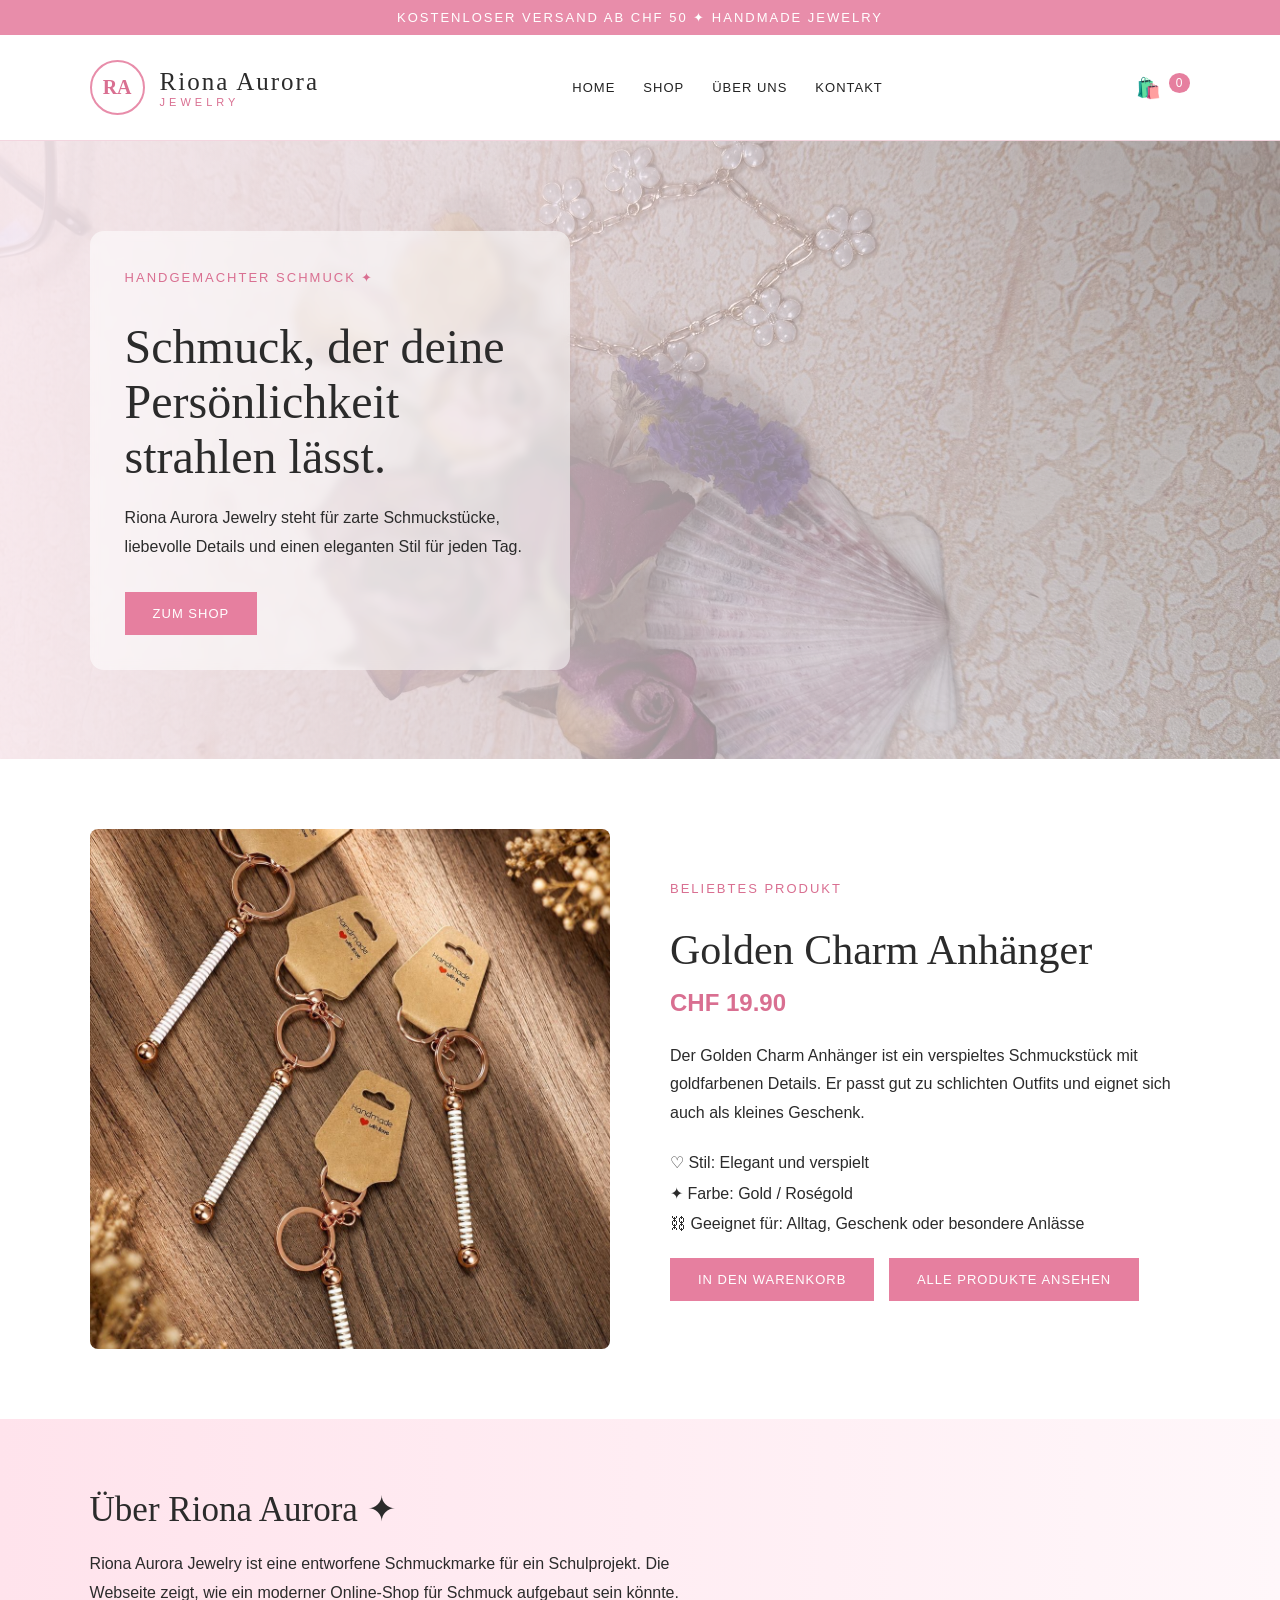
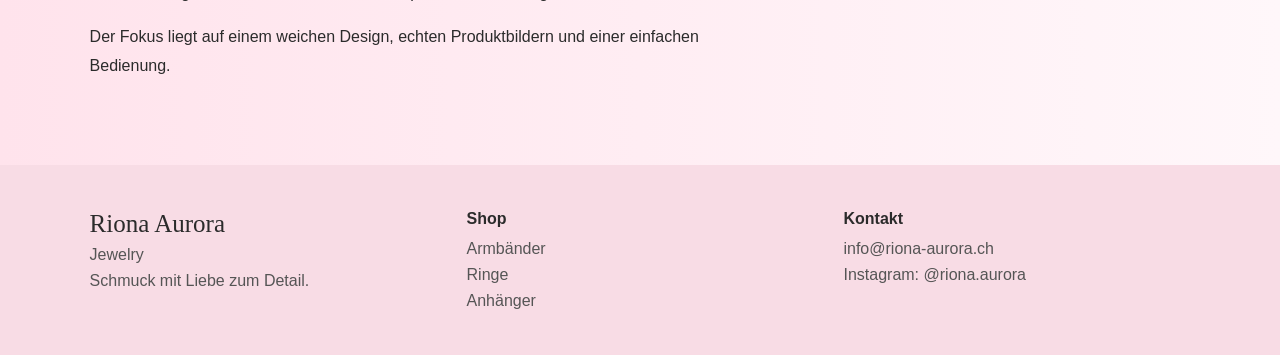
<file: index.html>
<!DOCTYPE html>
<html lang="de">
<head>
  <meta charset="UTF-8">
  <meta name="viewport" content="width=device-width, initial-scale=1.0">
  <title>Riona Aurora Jewelry</title>
  <link rel="stylesheet" href="style.css">
</head>
<body>

<div class="topbar">Kostenloser Versand ab CHF 50 ✦ Handmade Jewelry</div>

<header>
  <a href="index.html" class="logo">
    <div class="logo-symbol">RA</div>
    <div>
      <h1>Riona Aurora</h1>
      <p>Jewelry</p>
    </div>
  </a>

  <nav>
    <a href="index.html">Home</a>
    <a href="shop.html">Shop</a>
    <a href="#about">Über uns</a>
    <a href="#contact">Kontakt</a>
  </nav>

  <a href="cart.html" class="cart-link">🛍️ <span id="cart-count">0</span></a>
</header>

<section class="hero">
  <div class="hero-text">
    <p class="small">Handgemachter Schmuck ✦</p>
    <h2>Schmuck, der deine Persönlichkeit strahlen lässt.</h2>
    <p>
      Riona Aurora Jewelry steht für zarte Schmuckstücke,
      liebevolle Details und einen eleganten Stil für jeden Tag.
    </p>
    <a href="shop.html" class="btn">Zum Shop</a>
  </div>
</section>

<section class="product-detail">
  <div class="detail-img"></div>

  <div class="detail-text">
    <p class="small">Beliebtes Produkt</p>
    <h2>Golden Charm Anhänger</h2>
    <h3>CHF 19.90</h3>
    <p>
      Der Golden Charm Anhänger ist ein verspieltes Schmuckstück mit goldfarbenen
      Details. Er passt gut zu schlichten Outfits und eignet sich auch als kleines Geschenk.
    </p>

    <ul>
      <li>♡ Stil: Elegant und verspielt</li>
      <li>✦ Farbe: Gold / Roségold</li>
      <li>⛓ Geeignet für: Alltag, Geschenk oder besondere Anlässe</li>
    </ul>

    <button onclick="addToCart('Golden Charm Anhänger', 19.90, 'Bild_Anhanger.jpeg')">
      In den Warenkorb
    </button>
    <a href="shop.html" class="btn secondary-link">Alle Produkte ansehen</a>
  </div>
</section>

<section class="about" id="about">
  <div>
    <h2>Über Riona Aurora ✦</h2>
    <p>
      Riona Aurora Jewelry ist eine entworfene Schmuckmarke für ein Schulprojekt.
      Die Webseite zeigt, wie ein moderner Online-Shop für Schmuck aufgebaut sein könnte.
    </p>
    <p>
      Der Fokus liegt auf einem weichen Design, echten Produktbildern und einer einfachen Bedienung.
    </p>
  </div>
</section>

<footer id="contact">
  <div>
    <h3>Riona Aurora</h3>
    <p>Jewelry</p>
    <p>Schmuck mit Liebe zum Detail.</p>
  </div>
  <div>
    <h4>Shop</h4>
    <p>Armbänder</p>
    <p>Ringe</p>
    <p>Anhänger</p>
  </div>
  <div>
    <h4>Kontakt</h4>
    <p>info@riona-aurora.ch</p>
    <p>Instagram: @riona.aurora</p>
  </div>
</footer>

<script src="script.js"></script>
</body>
</html>
</file>
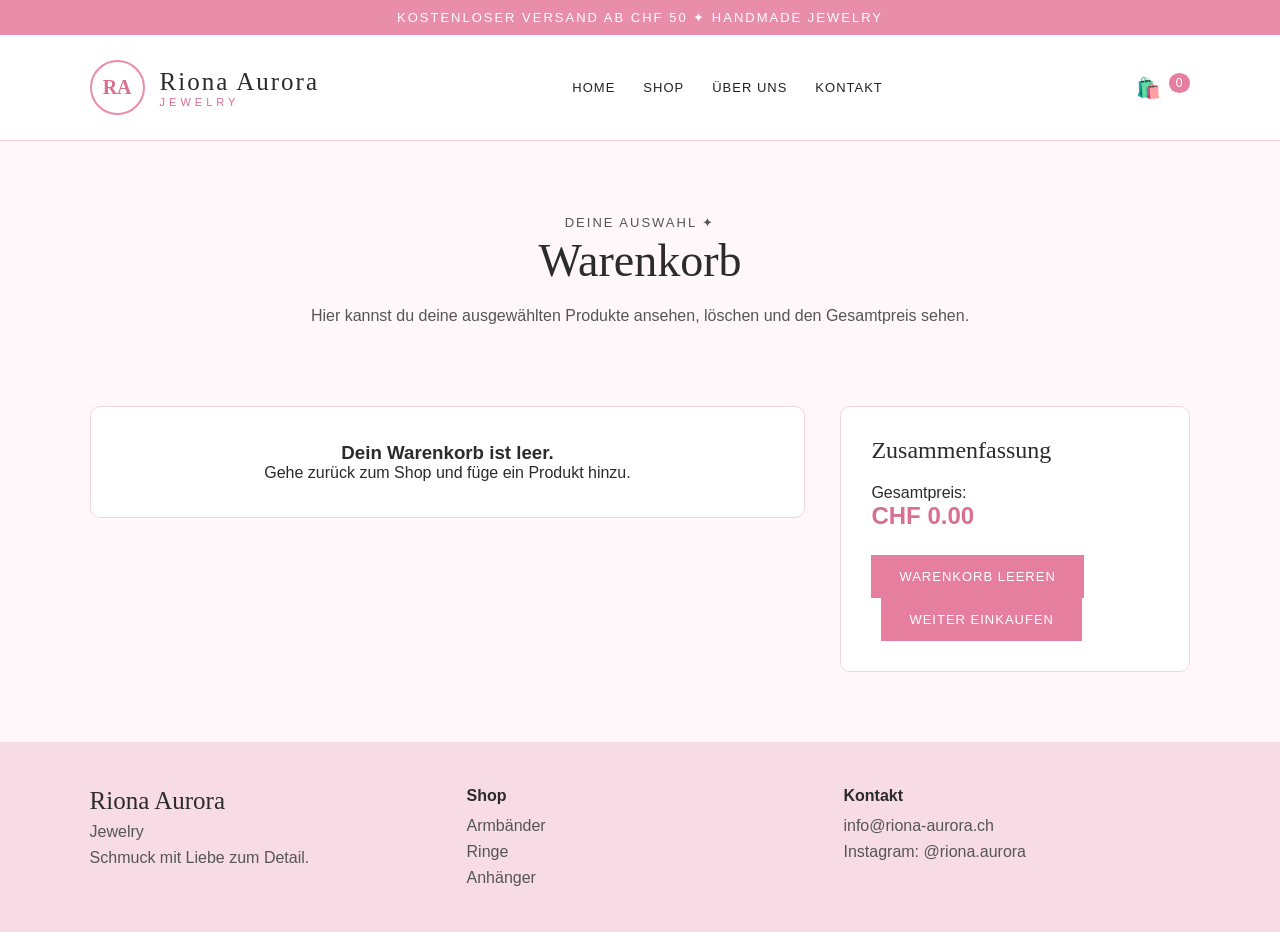
<file: cart.html>
<!DOCTYPE html>
<html lang="de">
<head>
  <meta charset="UTF-8">
  <meta name="viewport" content="width=device-width, initial-scale=1.0">
  <title>Warenkorb | Riona Aurora Jewelry</title>
  <link rel="stylesheet" href="style.css">
</head>
<body>

<div class="topbar">Kostenloser Versand ab CHF 50 ✦ Handmade Jewelry</div>

<header>
  <a href="index.html" class="logo">
    <div class="logo-symbol">RA</div>
    <div>
      <h1>Riona Aurora</h1>
      <p>Jewelry</p>
    </div>
  </a>

  <nav>
    <a href="index.html">Home</a>
    <a href="shop.html">Shop</a>
    <a href="index.html#about">Über uns</a>
    <a href="#contact">Kontakt</a>
  </nav>

  <a href="cart.html" class="cart-link">🛍️ <span id="cart-count">0</span></a>
</header>

<section class="page-title">
  <p class="small">Deine Auswahl ✦</p>
  <h2>Warenkorb</h2>
  <p>Hier kannst du deine ausgewählten Produkte ansehen, löschen und den Gesamtpreis sehen.</p>
</section>

<section class="cart-section">
  <div id="cart-items"></div>

  <div class="cart-summary">
    <h2>Zusammenfassung</h2>
    <p>Gesamtpreis:</p>
    <h3 id="cart-total">CHF 0.00</h3>

    <button onclick="clearCart()">Warenkorb leeren</button>
    <a href="shop.html" class="btn secondary-link">Weiter einkaufen</a>
  </div>
</section>

<footer id="contact">
  <div>
    <h3>Riona Aurora</h3>
    <p>Jewelry</p>
    <p>Schmuck mit Liebe zum Detail.</p>
  </div>
  <div>
    <h4>Shop</h4>
    <p>Armbänder</p>
    <p>Ringe</p>
    <p>Anhänger</p>
  </div>
  <div>
    <h4>Kontakt</h4>
    <p>info@riona-aurora.ch</p>
    <p>Instagram: @riona.aurora</p>
  </div>
</footer>

<script src="script.js"></script>
</body>
</html>
</file>
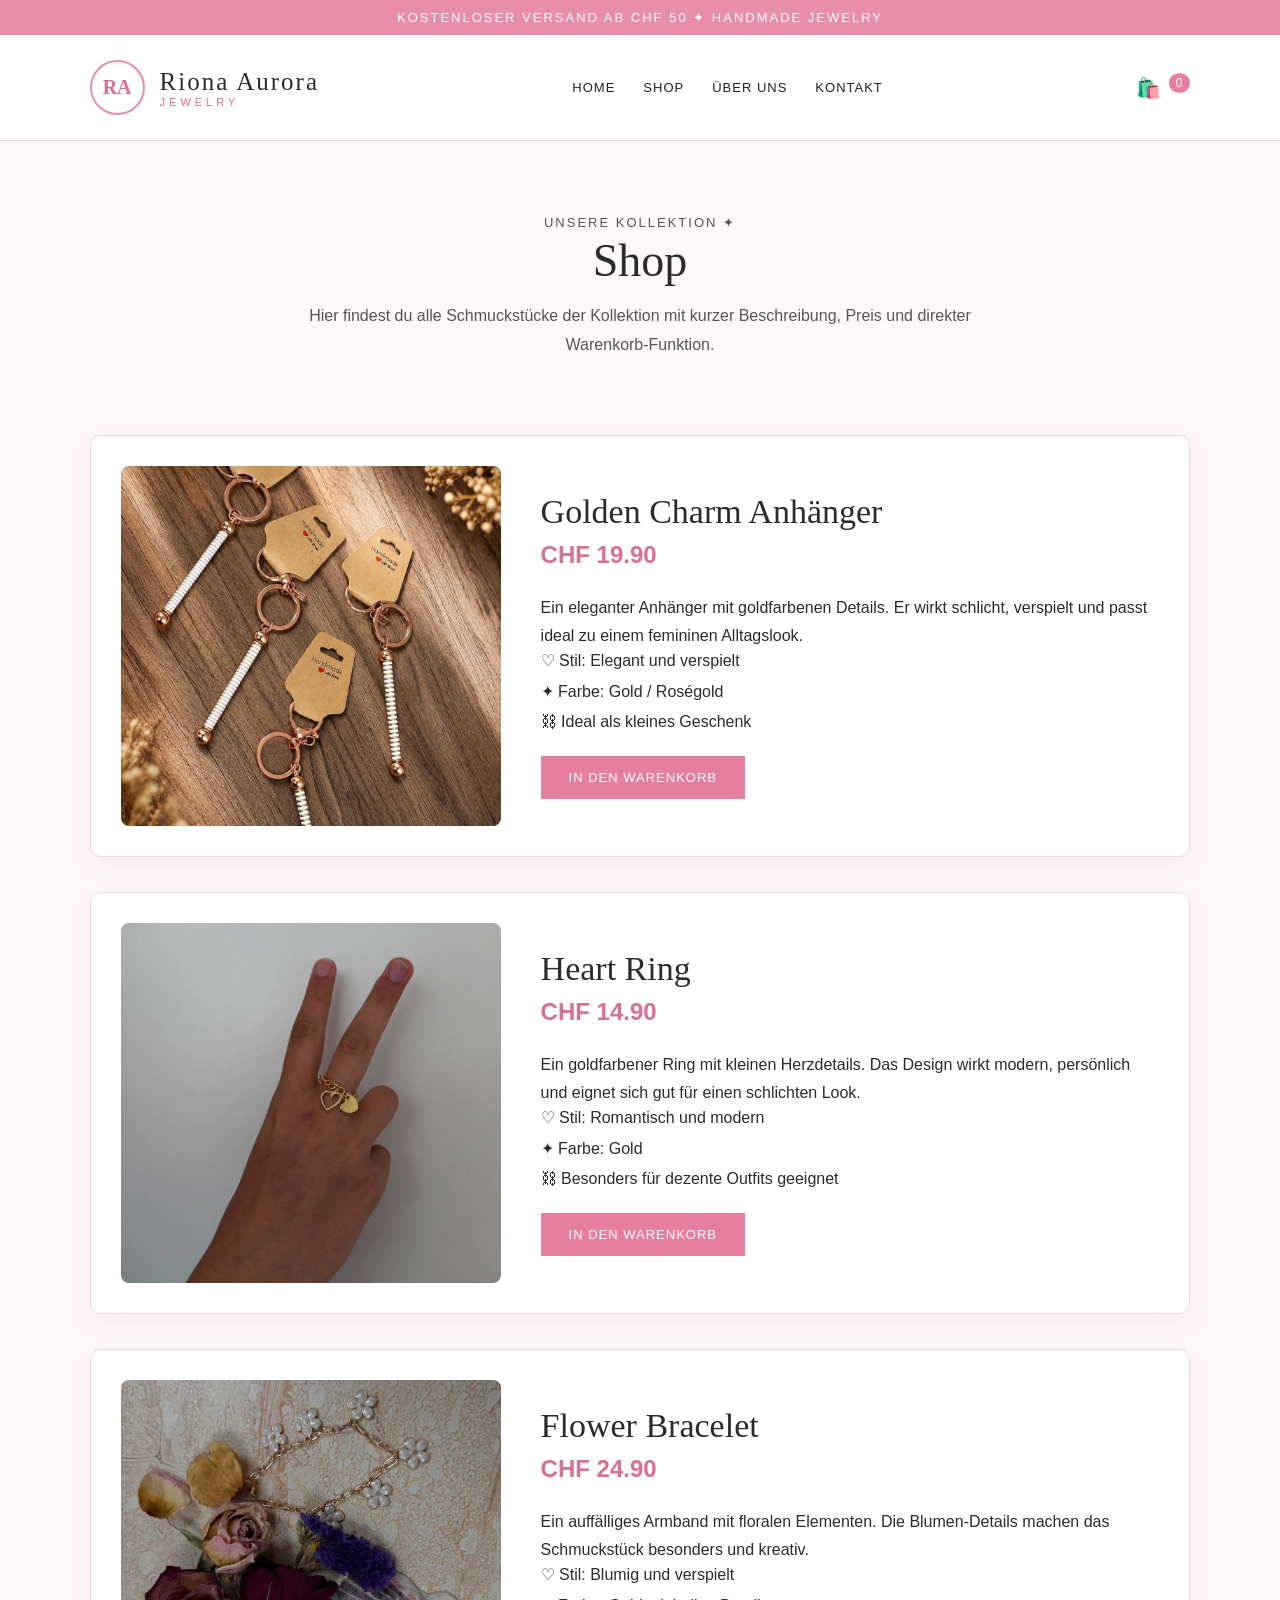
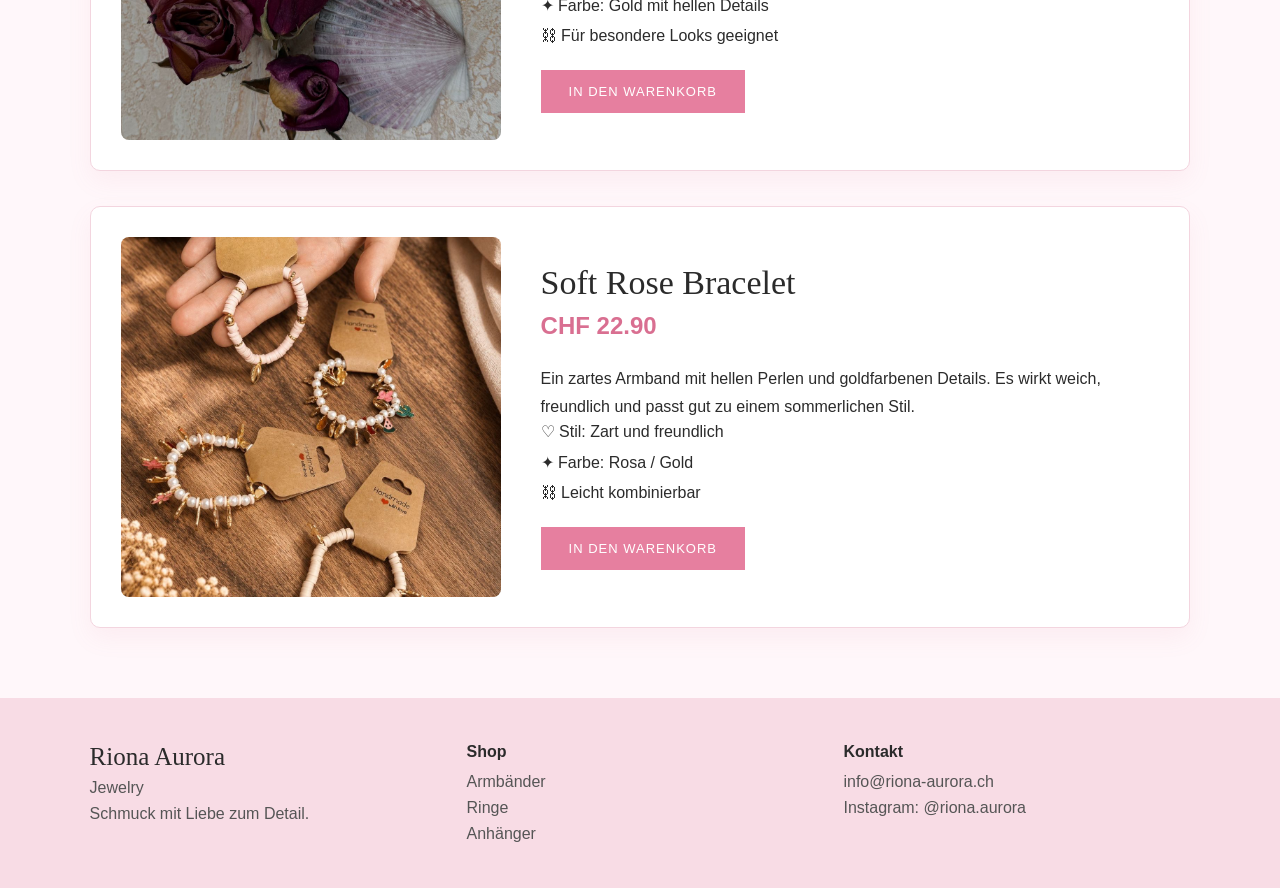
<file: shop.html>
<!DOCTYPE html>
<html lang="de">
<head>
  <meta charset="UTF-8">
  <meta name="viewport" content="width=device-width, initial-scale=1.0">
  <title>Shop | Riona Aurora Jewelry</title>
  <link rel="stylesheet" href="style.css">
</head>
<body>

<div class="topbar">Kostenloser Versand ab CHF 50 ✦ Handmade Jewelry</div>

<header>
  <a href="index.html" class="logo">
    <div class="logo-symbol">RA</div>
    <div>
      <h1>Riona Aurora</h1>
      <p>Jewelry</p>
    </div>
  </a>

  <nav>
    <a href="index.html">Home</a>
    <a href="shop.html">Shop</a>
    <a href="index.html#about">Über uns</a>
    <a href="#contact">Kontakt</a>
  </nav>

  <a href="cart.html" class="cart-link">🛍️ <span id="cart-count">0</span></a>
</header>

<section class="page-title">
  <p class="small">Unsere Kollektion ✦</p>
  <h2>Shop</h2>
  <p>
    Hier findest du alle Schmuckstücke der Kollektion mit kurzer Beschreibung,
    Preis und direkter Warenkorb-Funktion.
  </p>
</section>

<section class="shop-list">

  <div class="shop-item">
    <img src="Bild_Anhanger.jpeg" alt="Golden Charm Anhänger">
    <div>
      <h2>Golden Charm Anhänger</h2>
      <h3>CHF 19.90</h3>
      <p>
        Ein eleganter Anhänger mit goldfarbenen Details. Er wirkt schlicht,
        verspielt und passt ideal zu einem femininen Alltagslook.
      </p>
      <ul>
        <li>♡ Stil: Elegant und verspielt</li>
        <li>✦ Farbe: Gold / Roségold</li>
        <li>⛓ Ideal als kleines Geschenk</li>
      </ul>
      <button onclick="addToCart('Golden Charm Anhänger', 19.90, 'Bild_Anhanger.jpeg')">
        In den Warenkorb
      </button>
    </div>
  </div>

  <div class="shop-item">
    <img src="Bild_Ring.jpeg" alt="Heart Ring">
    <div>
      <h2>Heart Ring</h2>
      <h3>CHF 14.90</h3>
      <p>
        Ein goldfarbener Ring mit kleinen Herzdetails. Das Design wirkt modern,
        persönlich und eignet sich gut für einen schlichten Look.
      </p>
      <ul>
        <li>♡ Stil: Romantisch und modern</li>
        <li>✦ Farbe: Gold</li>
        <li>⛓ Besonders für dezente Outfits geeignet</li>
      </ul>
      <button onclick="addToCart('Heart Ring', 14.90, 'Bild_Ring.jpeg')">
        In den Warenkorb
      </button>
    </div>
  </div>

  <div class="shop-item">
    <img src="Bild_Armband.jpeg" alt="Flower Bracelet">
    <div>
      <h2>Flower Bracelet</h2>
      <h3>CHF 24.90</h3>
      <p>
        Ein auffälliges Armband mit floralen Elementen. Die Blumen-Details
        machen das Schmuckstück besonders und kreativ.
      </p>
      <ul>
        <li>♡ Stil: Blumig und verspielt</li>
        <li>✦ Farbe: Gold mit hellen Details</li>
        <li>⛓ Für besondere Looks geeignet</li>
      </ul>
      <button onclick="addToCart('Flower Bracelet', 24.90, 'Bild_Armband.jpeg')">
        In den Warenkorb
      </button>
    </div>
  </div>

  <div class="shop-item">
    <img src="Bild_Armband2.jpeg" alt="Soft Rose Bracelet">
    <div>
      <h2>Soft Rose Bracelet</h2>
      <h3>CHF 22.90</h3>
      <p>
        Ein zartes Armband mit hellen Perlen und goldfarbenen Details.
        Es wirkt weich, freundlich und passt gut zu einem sommerlichen Stil.
      </p>
      <ul>
        <li>♡ Stil: Zart und freundlich</li>
        <li>✦ Farbe: Rosa / Gold</li>
        <li>⛓ Leicht kombinierbar</li>
      </ul>
      <button onclick="addToCart('Soft Rose Bracelet', 22.90, 'Bild_Armband2.jpeg')">
        In den Warenkorb
      </button>
    </div>
  </div>

</section>

<footer id="contact">
  <div>
    <h3>Riona Aurora</h3>
    <p>Jewelry</p>
    <p>Schmuck mit Liebe zum Detail.</p>
  </div>
  <div>
    <h4>Shop</h4>
    <p>Armbänder</p>
    <p>Ringe</p>
    <p>Anhänger</p>
  </div>
  <div>
    <h4>Kontakt</h4>
    <p>info@riona-aurora.ch</p>
    <p>Instagram: @riona.aurora</p>
  </div>
</footer>

<script src="script.js"></script>
</body>
</html>
</file>
<file: style.css>
* {
  margin: 0;
  padding: 0;
  box-sizing: border-box;
}

body {
  background: #fff7fa;
  color: #2b2b2b;
  font-family: Arial, sans-serif;
}

.topbar {
  background: #e88daa;
  color: white;
  text-align: center;
  padding: 10px;
  font-size: 13px;
  letter-spacing: 2px;
  text-transform: uppercase;
}

header {
  background: white;
  display: flex;
  justify-content: space-between;
  align-items: center;
  padding: 25px 7%;
  border-bottom: 1px solid #f3d5df;
  position: sticky;
  top: 0;
  z-index: 10;
}

.logo {
  display: flex;
  align-items: center;
  gap: 15px;
  text-decoration: none;
  color: #2b2b2b;
}

.logo-symbol {
  width: 55px;
  height: 55px;
  border: 2px solid #e88daa;
  border-radius: 50%;
  color: #d96f91;
  display: flex;
  align-items: center;
  justify-content: center;
  font-family: Georgia, serif;
  font-size: 20px;
  font-weight: bold;
}

.logo h1 {
  font-family: Georgia, serif;
  font-size: 25px;
  font-weight: normal;
  letter-spacing: 2px;
}

.logo p {
  color: #d96f91;
  letter-spacing: 4px;
  text-transform: uppercase;
  font-size: 11px;
}

nav {
  display: flex;
  gap: 28px;
}

nav a,
.cart-link {
  text-decoration: none;
  color: #222;
  font-size: 13px;
  text-transform: uppercase;
  letter-spacing: 1px;
}

nav a:hover,
.cart-link:hover {
  color: #d96f91;
}

.cart-link {
  font-size: 20px;
}

#cart-count {
  background: #e67f9f;
  color: white;
  font-size: 12px;
  padding: 3px 7px;
  border-radius: 50%;
  vertical-align: top;
}

.hero {
  min-height: 560px;
  background:
    linear-gradient(to right, rgba(255, 239, 244, 0.92), rgba(255, 239, 244, 0.35)),
    url("Bild_Armband.jpeg");
  background-size: cover;
  background-position: center;
  display: flex;
  align-items: center;
  padding: 7%;
}

.hero-text {
  max-width: 480px;
  background: rgba(255, 255, 255, 0.55);
  padding: 35px;
  border-radius: 14px;
  backdrop-filter: blur(4px);
}

.small {
  color: #d96f91;
  text-transform: uppercase;
  letter-spacing: 2px;
  font-size: 13px;
  margin-bottom: 15px;
}

.hero h2,
.page-title h2,
.detail-text h2,
.shop-item h2,
.about h2 {
  font-family: Georgia, serif;
  font-weight: normal;
}

.hero h2 {
  font-size: 48px;
  margin-bottom: 20px;
}

.hero p,
.page-title p,
.detail-text p,
.shop-item p,
.about p {
  line-height: 1.8;
}

.hero p {
  margin-bottom: 30px;
}

.btn,
button,
.secondary-link {
  display: inline-block;
  background: #e67f9f;
  color: white;
  border: none;
  padding: 14px 28px;
  text-decoration: none;
  text-transform: uppercase;
  letter-spacing: 1px;
  font-size: 13px;
  cursor: pointer;
}

button:hover,
.btn:hover,
.secondary-link:hover {
  background: #d96f91;
}

.secondary-link {
  margin-left: 10px;
}

.product-detail {
  display: grid;
  grid-template-columns: 1fr 1fr;
  gap: 60px;
  background: white;
  padding: 70px 7%;
  align-items: center;
}

.detail-img {
  height: 520px;
  background-image: url("Bild_Anhanger.jpeg");
  background-size: cover;
  background-position: center;
  border-radius: 8px;
}

.detail-text h2 {
  font-size: 42px;
  margin-bottom: 15px;
}

.detail-text h3,
.shop-item h3,
.cart-summary h3 {
  color: #d96f91;
  font-size: 24px;
  margin-bottom: 25px;
}

.detail-text p {
  margin-bottom: 25px;
}

.detail-text ul,
.shop-item ul {
  list-style: none;
  margin-bottom: 25px;
}

.detail-text li,
.shop-item li {
  margin-bottom: 12px;
}

.about {
  padding: 70px 7%;
  background: linear-gradient(to right, #ffe3ec, #fff7fa);
}

.about div {
  max-width: 650px;
}

.about h2 {
  font-size: 35px;
  margin-bottom: 20px;
}

.about p {
  margin-bottom: 15px;
}

.page-title {
  text-align: center;
  padding: 70px 7% 35px;
  background: #fff7fa;
}

.page-title h2 {
  font-size: 46px;
  margin-bottom: 15px;
}

.page-title p {
  max-width: 700px;
  margin: 0 auto;
  color: #555;
}

.shop-list {
  padding: 40px 7% 70px;
  display: grid;
  gap: 35px;
}

.shop-item {
  background: white;
  border: 1px solid #f3d5df;
  display: grid;
  grid-template-columns: 380px 1fr;
  gap: 40px;
  padding: 30px;
  align-items: center;
  border-radius: 10px;
  box-shadow: 0 10px 25px rgba(217, 111, 145, 0.08);
}

.shop-item img {
  width: 100%;
  height: 360px;
  object-fit: cover;
  border-radius: 8px;
}

.shop-item h2 {
  font-size: 34px;
  margin-bottom: 10px;
}

.cart-section {
  padding: 40px 7% 70px;
  display: grid;
  grid-template-columns: 1fr 350px;
  gap: 35px;
  align-items: start;
}

.cart-item {
  background: white;
  border: 1px solid #f3d5df;
  padding: 20px;
  display: grid;
  grid-template-columns: 120px 1fr auto;
  gap: 20px;
  align-items: center;
  margin-bottom: 18px;
  border-radius: 10px;
}

.cart-item img {
  width: 120px;
  height: 120px;
  object-fit: cover;
  border-radius: 8px;
}

.cart-item h3 {
  margin-bottom: 8px;
}

.remove-btn {
  background: white;
  color: #d96f91;
  border: 1px solid #d96f91;
}

.cart-summary {
  background: white;
  border: 1px solid #f3d5df;
  padding: 30px;
  border-radius: 10px;
  position: sticky;
  top: 120px;
}

.cart-summary h2 {
  font-family: Georgia, serif;
  font-weight: normal;
  margin-bottom: 20px;
}

.empty-cart {
  background: white;
  padding: 35px;
  border: 1px solid #f3d5df;
  border-radius: 10px;
  text-align: center;
}

footer {
  background: #f8dce5;
  padding: 45px 7%;
  display: grid;
  grid-template-columns: repeat(3, 1fr);
  gap: 30px;
}

footer h3 {
  font-family: Georgia, serif;
  font-size: 25px;
  font-weight: normal;
}

footer h4 {
  margin-bottom: 12px;
}

footer p {
  margin-top: 8px;
  color: #555;
}

@media (max-width: 900px) {
  header {
    flex-direction: column;
    gap: 20px;
  }

  nav {
    flex-wrap: wrap;
    justify-content: center;
  }

  .product-detail,
  .shop-item,
  .cart-section {
    grid-template-columns: 1fr;
  }

  .hero h2 {
    font-size: 36px;
  }

  .secondary-link {
    margin-left: 0;
    margin-top: 10px;
  }
}

@media (max-width: 600px) {
  .cart-item {
    grid-template-columns: 1fr;
    text-align: center;
  }

  .cart-item img {
    margin: 0 auto;
  }

  footer {
    grid-template-columns: 1fr;
  }

  .hero-text {
    padding: 25px;
  }
}
</file>
